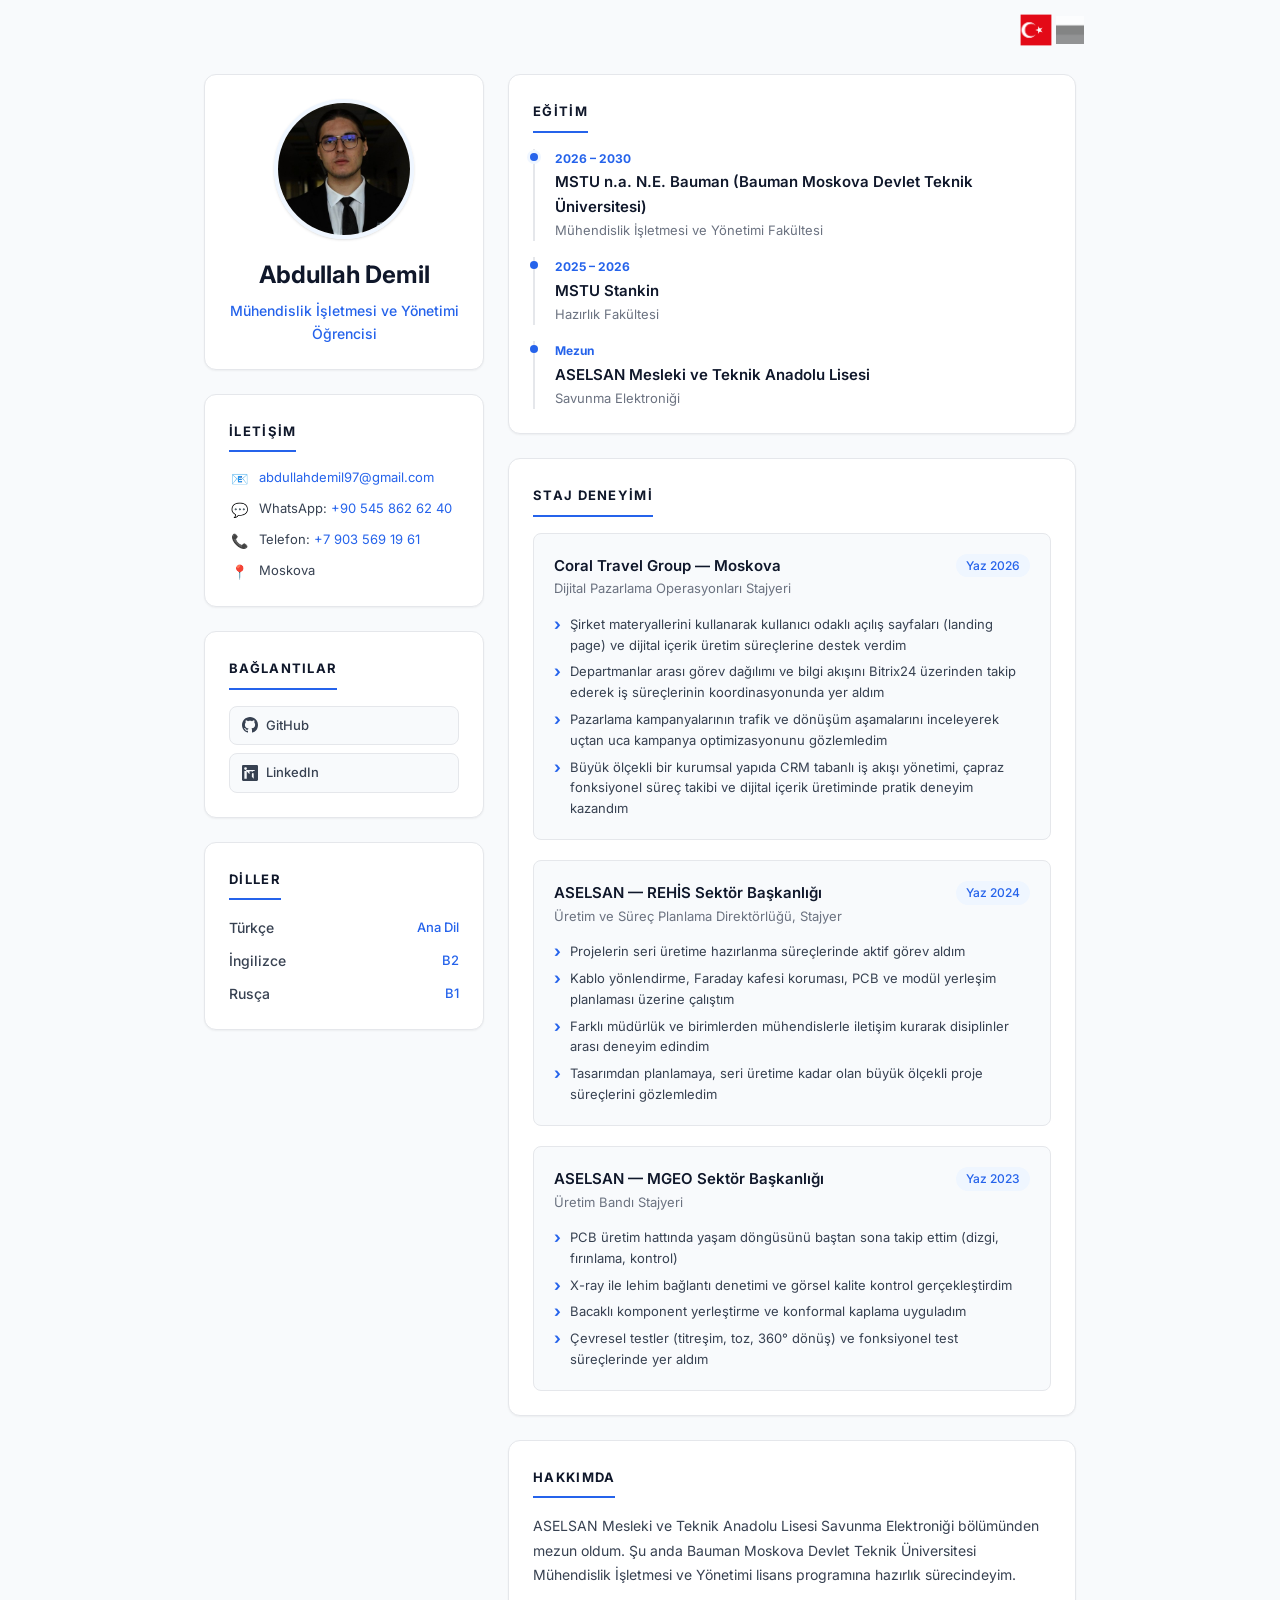
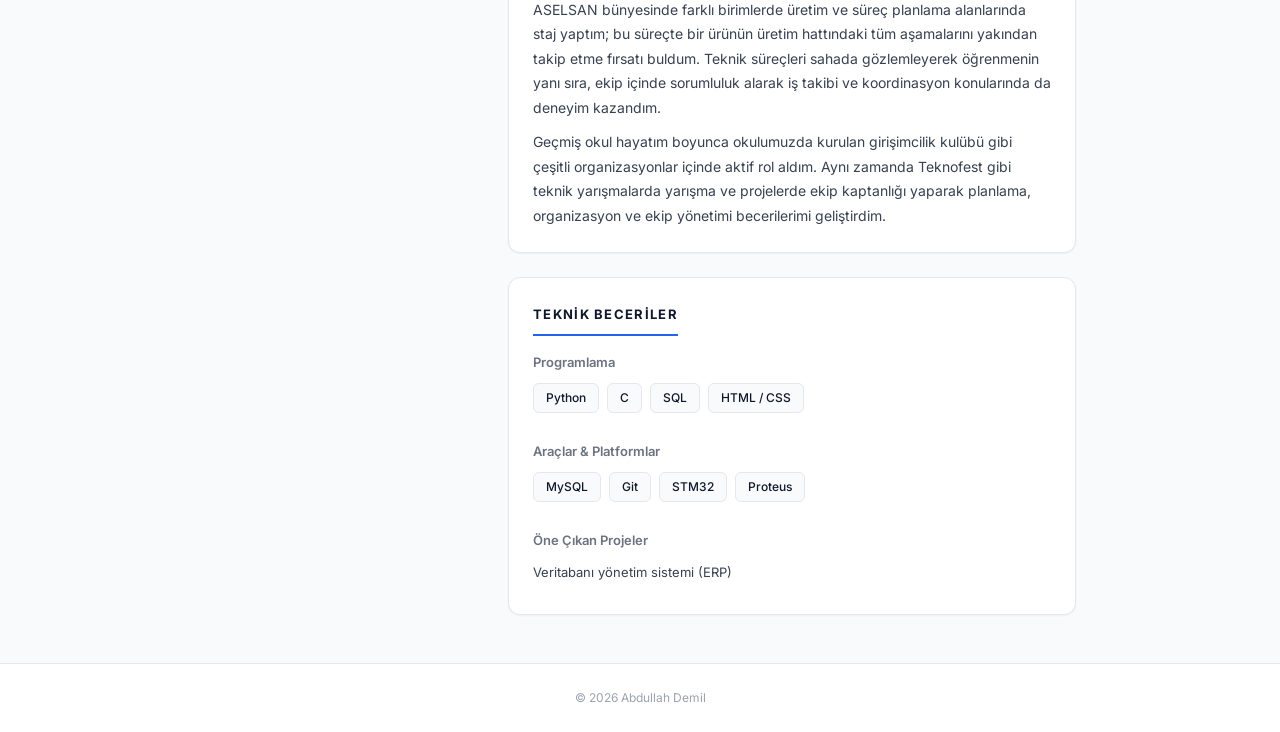
<file: index.html>
<!doctype html>
<html lang="tr">
  <head>
    <meta charset="UTF-8" />
    <meta name="viewport" content="width=device-width, initial-scale=1.0" />
    <meta
      name="description"
      content="Abdullah Demil — CV / Özgeçmiş. Mühendislik İşletmesi ve Yönetimi öğrencisi, ASELSAN staj deneyimi."
    />
    <meta name="author" content="Abdullah Demil" />
    <title>Abdullah Demil - CV</title>
    <link rel="preconnect" href="https://fonts.googleapis.com" />
    <link rel="preconnect" href="https://fonts.gstatic.com" crossorigin />
    <link
      href="https://fonts.googleapis.com/css2?family=Inter:wght@300;400;500;600;700&display=swap"
      rel="stylesheet"
    />
    <link rel="stylesheet" href="assets/css/style.css" />
    <link
      rel="icon"
      type="image/png"
      href="assets/images/profilfotografim.png"
    />
  </head>
  <body>
    <!-- Top Bar -->
    <header class="top-bar">
      <div class="top-bar-inner">
        <div class="lang-switch">
          <a href="index.html" class="lang-link active">
            <img
              src="assets/images/turkish-flag.png"
              alt="Türkçe"
              class="flag-img"
            />
          </a>
          <a href="ru.html" class="lang-link">
            <img
              src="assets/images/russian-flag.png"
              alt="Русский"
              class="flag-img"
            />
          </a>
        </div>
      </div>
    </header>

    <!-- Main Content -->
    <main class="container">
      <!-- SIDEBAR -->
      <aside class="sidebar">
        <!-- Profile -->
        <section class="card profile-card" id="profile">
          <div class="profile-photo">
            <img
              src="assets/images/profilfotografim.png"
              alt="Abdullah Demil"
            />
          </div>
          <h1 class="profile-name">Abdullah Demil</h1>
          <p class="profile-title">
            Mühendislik İşletmesi ve Yönetimi Öğrencisi
          </p>
        </section>

        <!-- Contact -->
        <section class="card" id="contact">
          <h2 class="section-title">İletişim</h2>
          <ul class="contact-list">
            <li>
              <span class="contact-icon">📧</span>
              <a href="mailto:abdullahdemil97@gmail.com"
                >abdullahdemil97@gmail.com</a
              >
            </li>
            <li>
              <span class="contact-icon">💬</span>
              <span
                >WhatsApp:
                <a href="https://wa.me/905458626240">+90 545 862 62 40</a></span
              >
            </li>
            <li>
              <span class="contact-icon">📞</span>
              <span
                >Telefon: <a href="tel:+79035691961">+7 903 569 19 61</a></span
              >
            </li>
            <li>
              <span class="contact-icon">📍</span>
              <span>Moskova</span>
            </li>
          </ul>
        </section>

        <!-- Links -->
        <section class="card" id="links">
          <h2 class="section-title">Bağlantılar</h2>
          <ul class="links-list">
            <li>
              <a
                href="https://github.com/micsizru"
                target="_blank"
                rel="noopener"
              >
                <svg
                  height="16"
                  viewBox="0 0 16 16"
                  width="16"
                  style="fill: currentColor"
                >
                  <path
                    d="M8 0C3.58 0 0 3.58 0 8c0 3.54 2.29 6.53 5.47 7.59.4.07.55-.17.55-.38 0-.19-.01-.82-.01-1.49-2.01.37-2.53-.49-2.69-.94-.09-.23-.48-.94-.82-1.13-.28-.15-.68-.52-.01-.53.63-.01 1.08.58 1.23.82.72 1.21 1.87.87 2.33.66.07-.52.28-.87.51-1.07-1.78-.2-3.64-.89-3.64-3.95 0-.87.31-1.59.82-2.15-.08-.2-.36-1.02.08-2.12 0 0 .67-.21 2.2.82.64-.18 1.32-.27 2-.27.68 0 1.36.09 2 .27 1.53-1.04 2.2-.82 2.2-.82.44 1.1.16 1.92.08 2.12.51.56.82 1.27.82 2.15 0 3.07-1.87 3.75-3.65 3.95.29.25.54.73.54 1.48 0 1.07-.01 1.93-.01 2.2 0 .21.15.46.55.38A8.013 8.013 0 0016 8c0-4.42-3.58-8-8-8z"
                  ></path>
                </svg>
                GitHub
              </a>
            </li>
            <li>
              <a
                href="https://www.linkedin.com/in/abdullah-demil-1305a4256/"
                target="_blank"
                rel="noopener"
              >
                <svg
                  height="16"
                  viewBox="0 0 16 16"
                  width="16"
                  style="fill: currentColor"
                >
                  <path
                    d="M14.82 0H1.18A1.16 1.16 0 000 1.15v13.7A1.16 1.16 0 001.18 16h13.64A1.16 1.16 0 0016 14.85V1.15A1.16 1.16 0 0014.82 0zM4.74 13.68H2.37V6h2.37v7.68zM3.55 4.96a1.38 1.38 0 110-2.76 1.38 1.38 0 010 2.76zh9.09V13.68h2.37v-4.3c0-2.31-1.25-3.38-2.88-3.38-1.33 0-1.92.73-2.25 1.24v-1.06h-2.37v7.68h2.37V9.45c0-.4.08-.79.28-1.07.56-.78 1.54-.53 1.54.89v4.41z"
                  ></path>
                </svg>
                LinkedIn
              </a>
            </li>
          </ul>
        </section>

        <!-- Languages -->
        <section class="card" id="languages">
          <h2 class="section-title">Diller</h2>
          <ul class="lang-list">
            <li class="lang-item">
              <span class="lang-name">Türkçe</span>
              <span class="lang-level">Ana Dil</span>
            </li>
            <li class="lang-item">
              <span class="lang-name">İngilizce</span>
              <span class="lang-level">B2</span>
            </li>
            <li class="lang-item">
              <span class="lang-name">Rusça</span>
              <span class="lang-level">B1</span>
            </li>
          </ul>
        </section>
      </aside>

      <!-- MAIN CONTENT -->
      <div class="main-content">
        <!-- Education -->
        <section class="card" id="education">
          <h2 class="section-title">Eğitim</h2>
          <div class="education-list">
            <div class="edu-item current">
              <div class="edu-date">2026 – 2030</div>
              <div class="edu-school">
                MSTU n.a. N.E. Bauman (Bauman Moskova Devlet Teknik
                Üniversitesi)
              </div>
              <div class="edu-dept">
                Mühendislik İşletmesi ve Yönetimi Fakültesi
              </div>
            </div>
            <div class="edu-item">
              <div class="edu-date">2025 – 2026</div>
              <div class="edu-school">MSTU Stankin</div>
              <div class="edu-dept">Hazırlık Fakültesi</div>
            </div>
            <div class="edu-item">
              <div class="edu-date">Mezun</div>
              <div class="edu-school">
                ASELSAN Mesleki ve Teknik Anadolu Lisesi
              </div>
              <div class="edu-dept">Savunma Elektroniği</div>
            </div>
          </div>
        </section>

        <!-- Internships -->
        <section class="card" id="experience">
          <h2 class="section-title">Staj Deneyimi</h2>
          <div class="exp-list">
            <div class="exp-item">
              <div class="exp-header">
                <div>
                  <div class="exp-company">Coral Travel Group — Moskova</div>
                  <div class="exp-role">
                    Dijital Pazarlama Operasyonları Stajyeri
                  </div>
                </div>
                <span class="exp-date">Yaz 2026</span>
              </div>
              <ul class="exp-bullets">
                <li>
                  Şirket materyallerini kullanarak kullanıcı odaklı açılış
                  sayfaları (landing page) ve dijital içerik üretim süreçlerine
                  destek verdim
                </li>
                <li>
                  Departmanlar arası görev dağılımı ve bilgi akışını Bitrix24
                  üzerinden takip ederek iş süreçlerinin koordinasyonunda yer
                  aldım
                </li>
                <li>
                  Pazarlama kampanyalarının trafik ve dönüşüm aşamalarını
                  inceleyerek uçtan uca kampanya optimizasyonunu gözlemledim
                </li>
                <li>
                  Büyük ölçekli bir kurumsal yapıda CRM tabanlı iş akışı
                  yönetimi, çapraz fonksiyonel süreç takibi ve dijital içerik
                  üretiminde pratik deneyim kazandım
                </li>
              </ul>
            </div>
            <div class="exp-item">
              <div class="exp-header">
                <div>
                  <div class="exp-company">
                    ASELSAN — REHİS Sektör Başkanlığı
                  </div>
                  <div class="exp-role">
                    Üretim ve Süreç Planlama Direktörlüğü, Stajyer
                  </div>
                </div>
                <span class="exp-date">Yaz 2024</span>
              </div>
              <ul class="exp-bullets">
                <li>
                  Projelerin seri üretime hazırlanma süreçlerinde aktif görev
                  aldım
                </li>
                <li>
                  Kablo yönlendirme, Faraday kafesi koruması, PCB ve modül
                  yerleşim planlaması üzerine çalıştım
                </li>
                <li>
                  Farklı müdürlük ve birimlerden mühendislerle iletişim kurarak
                  disiplinler arası deneyim edindim
                </li>
                <li>
                  Tasarımdan planlamaya, seri üretime kadar olan büyük ölçekli
                  proje süreçlerini gözlemledim
                </li>
              </ul>
            </div>
            <div class="exp-item force-page-break">
              <div class="exp-header">
                <div>
                  <div class="exp-company">
                    ASELSAN — MGEO Sektör Başkanlığı
                  </div>
                  <div class="exp-role">Üretim Bandı Stajyeri</div>
                </div>
                <span class="exp-date">Yaz 2023</span>
              </div>
              <ul class="exp-bullets">
                <li>
                  PCB üretim hattında yaşam döngüsünü baştan sona takip ettim
                  (dizgi, fırınlama, kontrol)
                </li>
                <li>
                  X-ray ile lehim bağlantı denetimi ve görsel kalite kontrol
                  gerçekleştirdim
                </li>
                <li>
                  Bacaklı komponent yerleştirme ve konformal kaplama uyguladım
                </li>
                <li>
                  Çevresel testler (titreşim, toz, 360° dönüş) ve fonksiyonel
                  test süreçlerinde yer aldım
                </li>
              </ul>
            </div>
          </div>
        </section>

        <!-- Professional Summary -->
        <section class="card" id="summary">
          <h2 class="section-title">Hakkımda</h2>
          <p class="summary-text">
            ASELSAN Mesleki ve Teknik Anadolu Lisesi Savunma Elektroniği
            bölümünden mezun oldum. Şu anda Bauman Moskova Devlet Teknik
            Üniversitesi Mühendislik İşletmesi ve Yönetimi lisans programına
            hazırlık sürecindeyim.
          </p>
          <p class="summary-text" style="margin-top: 10px">
            ASELSAN bünyesinde farklı birimlerde üretim ve süreç planlama
            alanlarında staj yaptım; bu süreçte bir ürünün üretim hattındaki tüm
            aşamalarını yakından takip etme fırsatı buldum. Teknik süreçleri
            sahada gözlemleyerek öğrenmenin yanı sıra, ekip içinde sorumluluk
            alarak iş takibi ve koordinasyon konularında da deneyim kazandım.
          </p>
          <p class="summary-text" style="margin-top: 10px">
            Geçmiş okul hayatım boyunca okulumuzda kurulan girişimcilik kulübü
            gibi çeşitli organizasyonlar içinde aktif rol aldım. Aynı zamanda
            Teknofest gibi teknik yarışmalarda yarışma ve projelerde ekip
            kaptanlığı yaparak planlama, organizasyon ve ekip yönetimi
            becerilerimi geliştirdim.
          </p>
        </section>

        <!-- Technical Skills -->
        <section class="card" id="skills">
          <h2 class="section-title">Teknik Beceriler</h2>
          <div class="skills-group">
            <div class="skill-category">
              <div class="skill-label">Programlama</div>
              <div class="skill-tags">
                <span class="skill-tag">Python</span>
                <span class="skill-tag">C</span>
                <span class="skill-tag">SQL</span>
                <span class="skill-tag">HTML / CSS</span>
              </div>
            </div>
            <div class="skill-category">
              <div class="skill-label">Araçlar & Platformlar</div>
              <div class="skill-tags">
                <span class="skill-tag">MySQL</span>
                <span class="skill-tag">Git</span>
                <span class="skill-tag">STM32</span>
                <span class="skill-tag">Proteus</span>
              </div>
            </div>
            <div class="skill-category">
              <div class="skill-label">Öne Çıkan Projeler</div>
              <p class="skill-projects">Veritabanı yönetim sistemi (ERP)</p>
            </div>
          </div>
        </section>
      </div>
    </main>

    <!-- Footer -->
    <footer>
      <p>&copy; 2026 Abdullah Demil</p>
    </footer>
  </body>
</html>
</file>
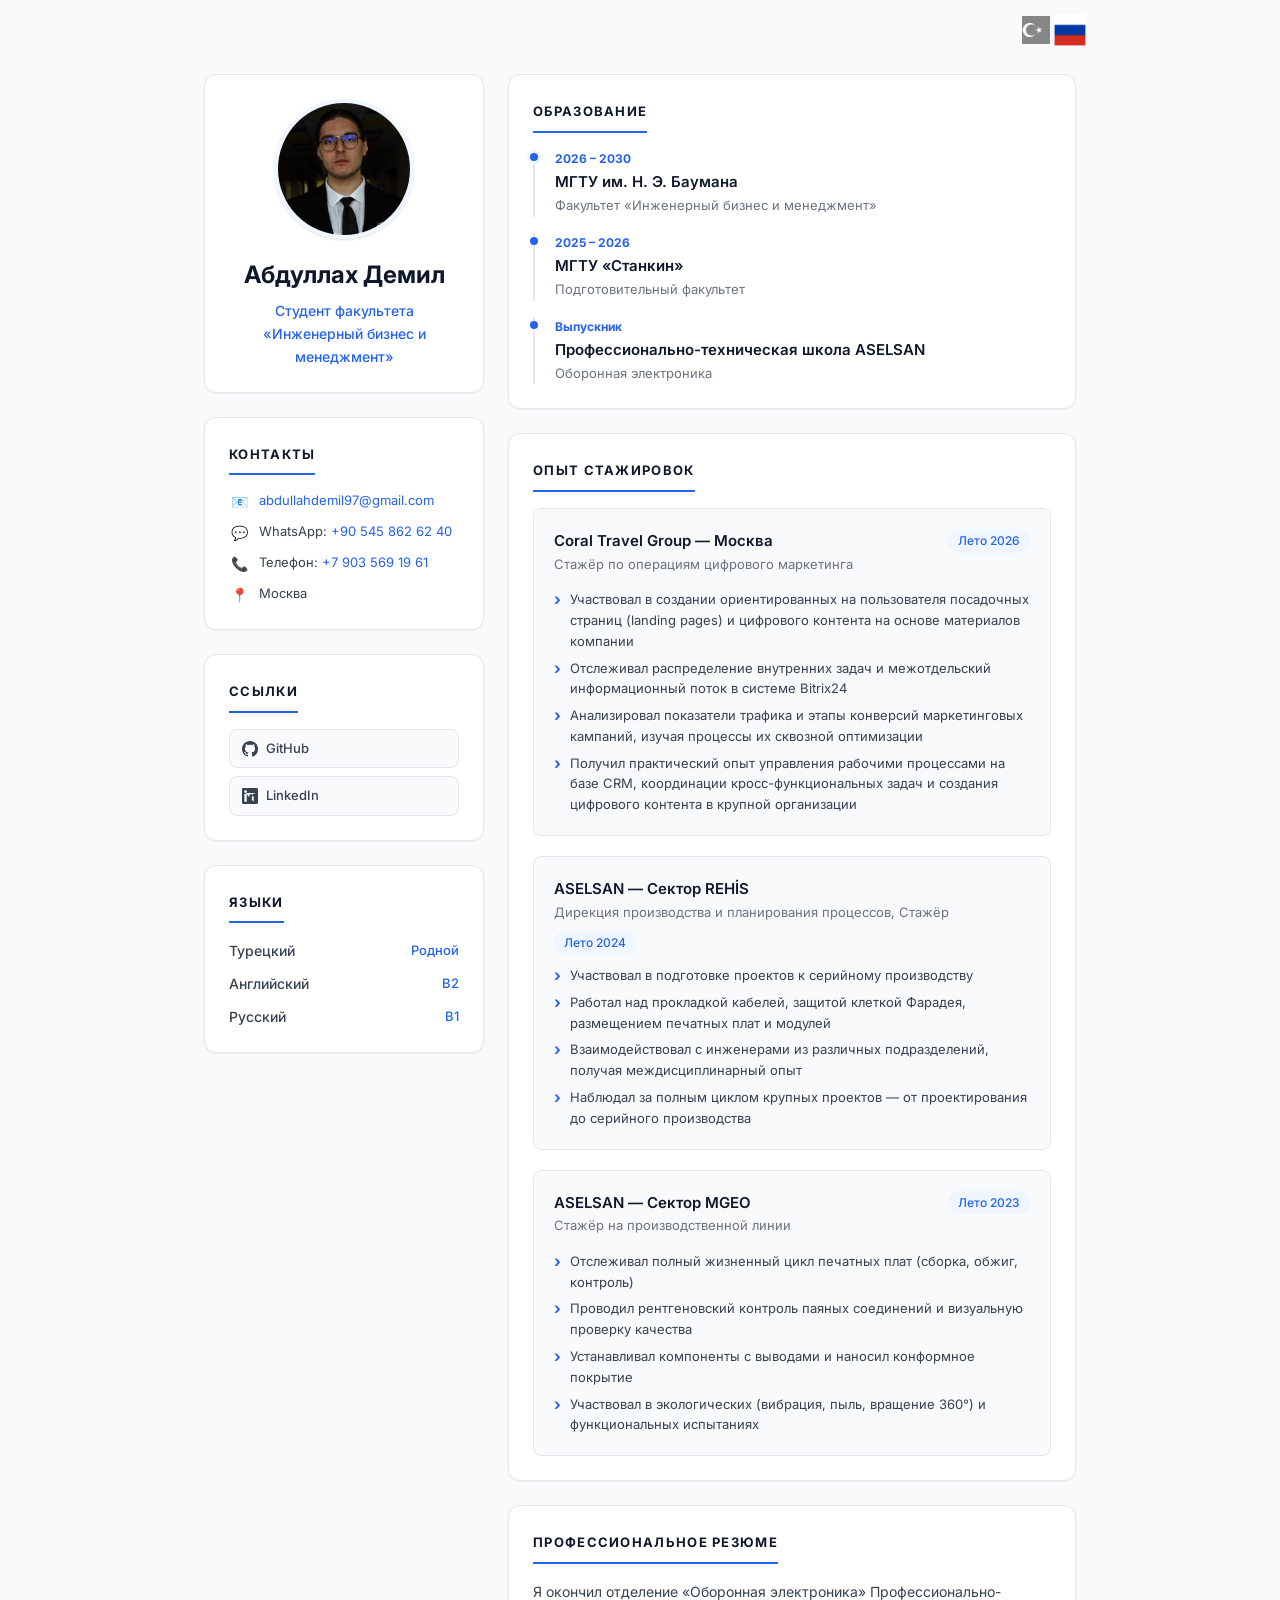
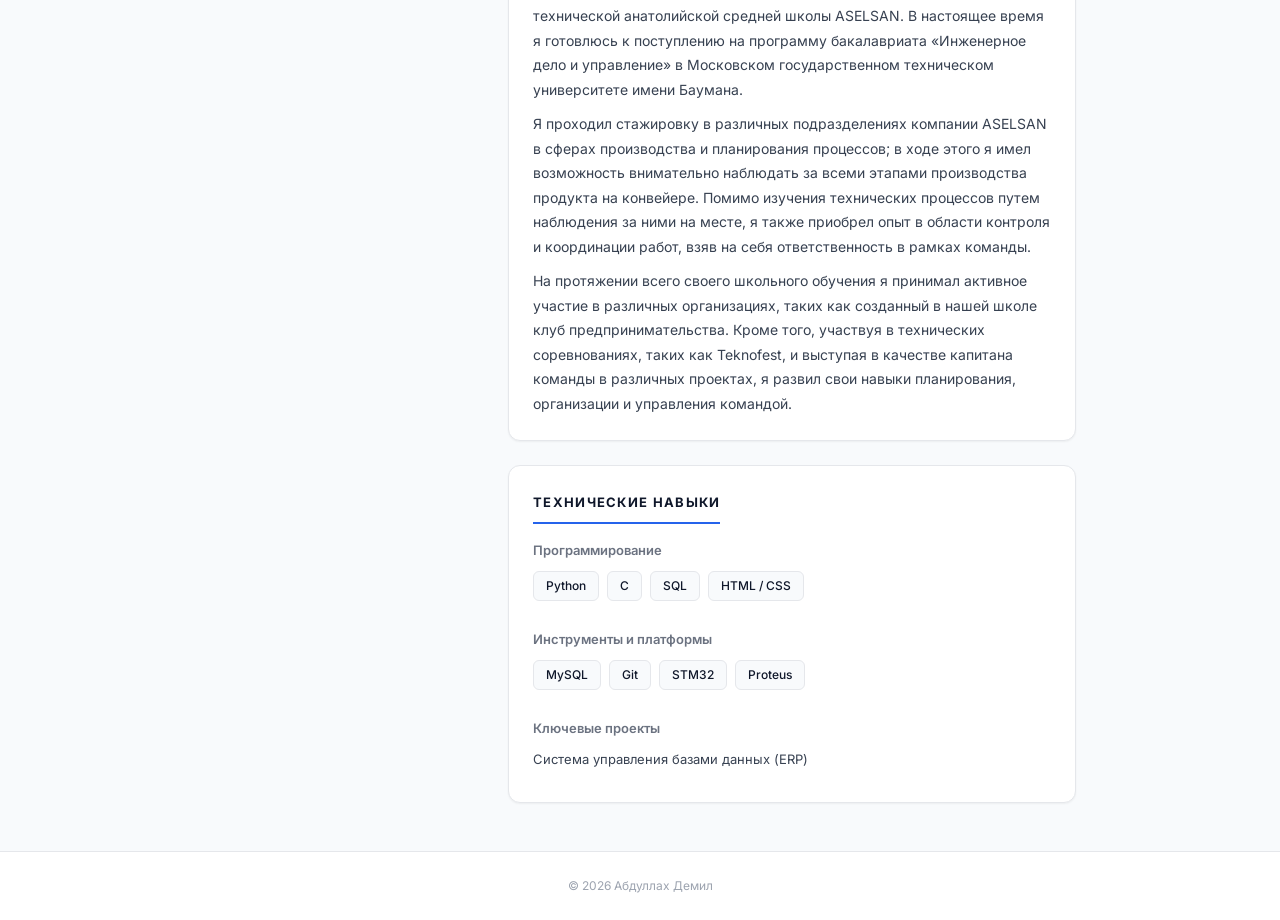
<file: ru.html>
<!doctype html>
<html lang="ru">
  <head>
    <meta charset="UTF-8" />
    <meta name="viewport" content="width=device-width, initial-scale=1.0" />
    <meta
      name="description"
      content="Абдуллах Демил — Резюме. Студент факультета Инженерный бизнес и менеджмент, опыт стажировок в Coral Travel и ASELSAN."
    />
    <meta name="author" content="Abdullah Demil" />
    <title>Abdullah Demil - CV (RU)</title>
    <link rel="preconnect" href="https://fonts.googleapis.com" />
    <link rel="preconnect" href="https://fonts.gstatic.com" crossorigin />
    <link
      href="https://fonts.googleapis.com/css2?family=Inter:wght@300;400;500;600;700&display=swap"
      rel="stylesheet"
    />
    <link rel="stylesheet" href="assets/css/style.css" />
    <link
      rel="icon"
      type="image/png"
      href="assets/images/profilfotografim.png"
    />
  </head>
  <body>
    <!-- Top Bar -->
    <header class="top-bar">
      <div class="top-bar-inner">
        <div class="lang-switch">
          <a href="index.html" class="lang-link">
            <img
              src="assets/images/turkish-flag.png"
              alt="Türkçe"
              class="flag-img"
            />
          </a>
          <a href="ru.html" class="lang-link active">
            <img
              src="assets/images/russian-flag.png"
              alt="Русский"
              class="flag-img"
            />
          </a>
        </div>
      </div>
    </header>

    <!-- Main Content -->
    <main class="container">
      <!-- SIDEBAR -->
      <aside class="sidebar">
        <!-- Profile -->
        <section class="card profile-card" id="profile">
          <div class="profile-photo">
            <img
              src="assets/images/profilfotografim.png"
              alt="Abdullah Demil"
            />
          </div>
          <h1 class="profile-name">Абдуллах Демил</h1>
          <p class="profile-title">
            Студент факультета «Инженерный бизнес и менеджмент»
          </p>
        </section>

        <!-- Contact -->
        <section class="card" id="contact">
          <h2 class="section-title">Контакты</h2>
          <ul class="contact-list">
            <li>
              <span class="contact-icon">📧</span>
              <a href="mailto:abdullahdemil97@gmail.com"
                >abdullahdemil97@gmail.com</a
              >
            </li>
            <li>
              <span class="contact-icon">💬</span>
              <span
                >WhatsApp:
                <a href="https://wa.me/905458626240">+90 545 862 62 40</a></span
              >
            </li>
            <li>
              <span class="contact-icon">📞</span>
              <span
                >Телефон: <a href="tel:+79035691961">+7 903 569 19 61</a></span
              >
            </li>
            <li>
              <span class="contact-icon">📍</span>
              <span>Москва</span>
            </li>
          </ul>
        </section>

        <!-- Links -->
        <section class="card" id="links">
          <h2 class="section-title">Ссылки</h2>
          <ul class="links-list">
            <li>
              <a
                href="https://github.com/micsizru"
                target="_blank"
                rel="noopener"
              >
                <svg
                  height="16"
                  viewBox="0 0 16 16"
                  width="16"
                  style="fill: currentColor"
                >
                  <path
                    d="M8 0C3.58 0 0 3.58 0 8c0 3.54 2.29 6.53 5.47 7.59.4.07.55-.17.55-.38 0-.19-.01-.82-.01-1.49-2.01.37-2.53-.49-2.69-.94-.09-.23-.48-.94-.82-1.13-.28-.15-.68-.52-.01-.53.63-.01 1.08.58 1.23.82.72 1.21 1.87.87 2.33.66.07-.52.28-.87.51-1.07-1.78-.2-3.64-.89-3.64-3.95 0-.87.31-1.59.82-2.15-.08-.2-.36-1.02.08-2.12 0 0 .67-.21 2.2.82.64-.18 1.32-.27 2-.27.68 0 1.36.09 2 .27 1.53-1.04 2.2-.82 2.2-.82.44 1.1.16 1.92.08 2.12.51.56.82 1.27.82 2.15 0 3.07-1.87 3.75-3.65 3.95.29.25.54.73.54 1.48 0 1.07-.01 1.93-.01 2.2 0 .21.15.46.55.38A8.013 8.013 0 0016 8c0-4.42-3.58-8-8-8z"
                  ></path>
                </svg>
                GitHub
              </a>
            </li>
            <li>
              <a
                href="https://www.linkedin.com/in/abdullah-demil-1305a4256/"
                target="_blank"
                rel="noopener"
              >
                <svg
                  height="16"
                  viewBox="0 0 16 16"
                  width="16"
                  style="fill: currentColor"
                >
                  <path
                    d="M14.82 0H1.18A1.16 1.16 0 000 1.15v13.7A1.16 1.16 0 001.18 16h13.64A1.16 1.16 0 0016 14.85V1.15A1.16 1.16 0 0014.82 0zM4.74 13.68H2.37V6h2.37v7.68zM3.55 4.96a1.38 1.38 0 110-2.76 1.38 1.38 0 010 2.76zh9.09V13.68h2.37v-4.3c0-2.31-1.25-3.38-2.88-3.38-1.33 0-1.92.73-2.25 1.24v-1.06h-2.37v7.68h2.37V9.45c0-.4.08-.79.28-1.07.56-.78 1.54-.53 1.54.89v4.41z"
                  ></path>
                </svg>
                LinkedIn
              </a>
            </li>
          </ul>
        </section>

        <!-- Languages -->
        <section class="card" id="languages">
          <h2 class="section-title">Языки</h2>
          <ul class="lang-list">
            <li class="lang-item">
              <span class="lang-name">Турецкий</span>
              <span class="lang-level">Родной</span>
            </li>
            <li class="lang-item">
              <span class="lang-name">Английский</span>
              <span class="lang-level">B2</span>
            </li>
            <li class="lang-item">
              <span class="lang-name">Русский</span>
              <span class="lang-level">B1</span>
            </li>
          </ul>
        </section>
      </aside>

      <!-- MAIN CONTENT -->
      <div class="main-content">
        <!-- Education -->
        <section class="card" id="education">
          <h2 class="section-title">Образование</h2>
          <div class="education-list">
            <div class="edu-item current">
              <div class="edu-date">2026 – 2030</div>
              <div class="edu-school">МГТУ им. Н. Э. Баумана</div>
              <div class="edu-dept">
                Факультет «Инженерный бизнес и менеджмент»
              </div>
            </div>
            <div class="edu-item">
              <div class="edu-date">2025 – 2026</div>
              <div class="edu-school">МГТУ «Станкин»</div>
              <div class="edu-dept">Подготовительный факультет</div>
            </div>
            <div class="edu-item">
              <div class="edu-date">Выпускник</div>
              <div class="edu-school">
                Профессионально-техническая школа ASELSAN
              </div>
              <div class="edu-dept">Оборонная электроника</div>
            </div>
          </div>
        </section>

        <!-- Internships -->
        <section class="card" id="experience">
          <h2 class="section-title">Опыт стажировок</h2>
          <div class="exp-list">
            <div class="exp-item">
              <div class="exp-header">
                <div>
                  <div class="exp-company">Coral Travel Group — Москва</div>
                  <div class="exp-role">
                    Стажёр по операциям цифрового маркетинга
                  </div>
                </div>
                <span class="exp-date">Лето 2026</span>
              </div>
              <ul class="exp-bullets">
                <li>
                  Участвовал в создании ориентированных на пользователя
                  посадочных страниц (landing pages) и цифрового контента на
                  основе материалов компании
                </li>
                <li>
                  Отслеживал распределение внутренних задач и межотдельский
                  информационный поток в системе Bitrix24
                </li>
                <li>
                  Анализировал показатели трафика и этапы конверсий
                  маркетинговых кампаний, изучая процессы их сквозной
                  оптимизации
                </li>
                <li>
                  Получил практический опыт управления рабочими процессами на
                  базе CRM, координации кросс-функциональных задач и создания
                  цифрового контента в крупной организации
                </li>
              </ul>
            </div>
            <div class="exp-item">
              <div class="exp-header">
                <div>
                  <div class="exp-company">ASELSAN — Сектор REHİS</div>
                  <div class="exp-role">
                    Дирекция производства и планирования процессов, Стажёр
                  </div>
                </div>
                <span class="exp-date">Лето 2024</span>
              </div>
              <ul class="exp-bullets">
                <li>
                  Участвовал в подготовке проектов к серийному производству
                </li>
                <li>
                  Работал над прокладкой кабелей, защитой клеткой Фарадея,
                  размещением печатных плат и модулей
                </li>
                <li>
                  Взаимодействовал с инженерами из различных подразделений,
                  получая междисциплинарный опыт
                </li>
                <li>
                  Наблюдал за полным циклом крупных проектов — от проектирования
                  до серийного производства
                </li>
              </ul>
            </div>
            <div class="exp-item force-page-break">
              <div class="exp-header">
                <div>
                  <div class="exp-company">ASELSAN — Сектор MGEO</div>
                  <div class="exp-role">Стажёр на производственной линии</div>
                </div>
                <span class="exp-date">Лето 2023</span>
              </div>
              <ul class="exp-bullets">
                <li>
                  Отслеживал полный жизненный цикл печатных плат (сборка, обжиг,
                  контроль)
                </li>
                <li>
                  Проводил рентгеновский контроль паяных соединений и визуальную
                  проверку качества
                </li>
                <li>
                  Устанавливал компоненты с выводами и наносил конформное
                  покрытие
                </li>
                <li>
                  Участвовал в экологических (вибрация, пыль, вращение 360°) и
                  функциональных испытаниях
                </li>
              </ul>
            </div>
          </div>
        </section>

        <!-- Professional Summary -->
        <section class="card" id="summary">
          <h2 class="section-title">Профессиональное резюме</h2>
          <p class="summary-text">
            Я окончил отделение «Оборонная электроника»
            Профессионально-технической анатолийской средней школы ASELSAN. В
            настоящее время я готовлюсь к поступлению на программу бакалавриата
            «Инженерное дело и управление» в Московском государственном
            техническом университете имени Баумана.
          </p>
          <p class="summary-text" style="margin-top: 10px">
            Я проходил стажировку в различных подразделениях компании ASELSAN в
            сферах производства и планирования процессов; в ходе этого я имел
            возможность внимательно наблюдать за всеми этапами производства
            продукта на конвейере. Помимо изучения технических процессов путем
            наблюдения за ними на месте, я также приобрел опыт в области
            контроля и координации работ, взяв на себя ответственность в рамках
            команды.
          </p>
          <p class="summary-text" style="margin-top: 10px">
            На протяжении всего своего школьного обучения я принимал активное
            участие в различных организациях, таких как созданный в нашей школе
            клуб предпринимательства. Кроме того, участвуя в технических
            соревнованиях, таких как Teknofest, и выступая в качестве капитана
            команды в различных проектах, я развил свои навыки планирования,
            организации и управления командой.
          </p>
        </section>

        <!-- Technical Skills -->
        <section class="card" id="skills">
          <h2 class="section-title">Технические навыки</h2>
          <div class="skills-group">
            <div class="skill-category">
              <div class="skill-label">Программирование</div>
              <div class="skill-tags">
                <span class="skill-tag">Python</span>
                <span class="skill-tag">C</span>
                <span class="skill-tag">SQL</span>
                <span class="skill-tag">HTML / CSS</span>
              </div>
            </div>
            <div class="skill-category">
              <div class="skill-label">Инструменты и платформы</div>
              <div class="skill-tags">
                <span class="skill-tag">MySQL</span>
                <span class="skill-tag">Git</span>
                <span class="skill-tag">STM32</span>
                <span class="skill-tag">Proteus</span>
              </div>
            </div>
            <div class="skill-category">
              <div class="skill-label">Ключевые проекты</div>
              <p class="skill-projects">
                Система управления базами данных (ERP)
              </p>
            </div>
          </div>
        </section>
      </div>
    </main>

    <!-- Footer -->
    <footer>
      <p>&copy; 2026 Абдуллах Демил</p>
    </footer>
  </body>
</html>
</file>
<file: assets/css/style.css>
@import url("https://fonts.googleapis.com/css2?family=Inter:wght@300;400;500;600;700&display=swap");

/* ============================================
   RESET & VARIABLES
   ============================================ */
*,
*::before,
*::after {
  box-sizing: border-box;
  margin: 0;
  padding: 0;
}

:root {
  --primary: #0f172a;
  --primary-light: #1e293b;
  --accent: #2563eb;
  --accent-hover: #1d4ed8;
  --accent-bg: #eff6ff;
  --text: #374151;
  --text-secondary: #6b7280;
  --text-light: #9ca3af;
  --bg: #f8fafc;
  --card: #ffffff;
  --border: #e5e7eb;
  --shadow-sm: 0 1px 2px 0 rgba(0, 0, 0, 0.05);
  --shadow: 0 1px 3px 0 rgba(0, 0, 0, 0.1), 0 1px 2px -1px rgba(0, 0, 0, 0.1);
  --shadow-md:
    0 4px 6px -1px rgba(0, 0, 0, 0.1), 0 2px 4px -2px rgba(0, 0, 0, 0.1);
  --radius: 12px;
  --radius-sm: 8px;
  --transition: 0.25s cubic-bezier(0.4, 0, 0.2, 1);
}

html {
  scroll-behavior: smooth;
}

body {
  font-family:
    "Inter",
    -apple-system,
    BlinkMacSystemFont,
    "Segoe UI",
    sans-serif;
  font-size: 14px;
  line-height: 1.65;
  color: var(--text);
  background: var(--bg);
  min-height: 100vh;
  display: flex;
  flex-direction: column;
  align-items: center;
  -webkit-font-smoothing: antialiased;
}

/* ============================================
   TOP BAR (Language Switch + PDF Button)
   ============================================ */
.top-bar {
  width: 100%;
  max-width: 920px;
  display: flex;
  justify-content: flex-end;
  align-items: center;
  padding: 16px 16px 0;
  gap: 12px;
}

.top-bar-inner {
  display: flex;
  align-items: center;
  gap: 12px;
}

.btn-download {
  display: inline-flex;
  align-items: center;
  gap: 6px;
  padding: 8px 16px;
  background: var(--primary);
  color: #fff;
  border: none;
  border-radius: var(--radius-sm);
  font-family: inherit;
  font-size: 13px;
  font-weight: 500;
  cursor: pointer;
  transition: var(--transition);
  text-decoration: none;
}

.btn-download:hover {
  background: var(--accent);
  transform: translateY(-1px);
  box-shadow: var(--shadow-md);
}

.lang-switch {
  display: flex;
  gap: 6px;
}

.flag-img {
  width: 28px;
  height: 28px;
  object-fit: contain;
  transition: var(--transition);
  filter: grayscale(1) opacity(0.6);
}

.lang-link:hover .flag-img,
.lang-link.active .flag-img {
  filter: grayscale(0) opacity(1);
  transform: scale(1.1);
}

/* ============================================
   LAYOUT CONTAINER
   ============================================ */
.container {
  width: 100%;
  max-width: 920px;
  padding: 24px;
  display: grid;
  grid-template-columns: 280px 1fr;
  gap: 24px;
}

/* ============================================
   CARDS & SECTIONS
   ============================================ */
.card {
  background: var(--card);
  border: 1px solid var(--border);
  border-radius: var(--radius);
  padding: 24px;
  margin-bottom: 24px;
  box-shadow: var(--shadow-sm);
  transition: var(--transition);
}

.card:hover {
  box-shadow: var(--shadow);
}

.section-title {
  font-size: 13px;
  font-weight: 700;
  text-transform: uppercase;
  letter-spacing: 0.1em;
  color: var(--primary);
  margin-bottom: 16px;
  padding-bottom: 8px;
  border-bottom: 2px solid var(--accent);
  display: inline-block;
}

/* ============================================
   CONTACT LIST
   ============================================ */
.contact-list {
  list-style: none;
  display: flex;
  flex-direction: column;
  gap: 10px;
}

.contact-list li {
  display: flex;
  align-items: flex-start;
  gap: 10px;
  font-size: 13px;
  color: var(--text);
  line-height: 1.5;
}

.contact-icon {
  flex-shrink: 0;
  width: 20px;
  text-align: center;
  font-size: 14px;
}

.contact-list a {
  color: var(--accent);
  text-decoration: none;
  transition: var(--transition);
  word-break: break-all;
}

.contact-list a:hover {
  color: var(--accent-hover);
  text-decoration: underline;
}

/* ============================================
   LINKS LIST
   ============================================ */
.links-list {
  list-style: none;
  display: flex;
  flex-direction: column;
  gap: 8px;
}

.links-list li a {
  display: flex;
  align-items: center;
  gap: 8px;
  padding: 8px 12px;
  background: var(--bg);
  border: 1px solid var(--border);
  border-radius: var(--radius-sm);
  color: var(--text);
  text-decoration: none;
  font-size: 13px;
  font-weight: 500;
  transition: var(--transition);
}

.links-list li a:hover {
  background: var(--accent-bg);
  border-color: var(--accent);
  color: var(--accent);
  transform: translateX(4px);
}

.link-icon {
  font-size: 16px;
  flex-shrink: 0;
}

/* ============================================
   LANGUAGES
   ============================================ */
.lang-list {
  list-style: none;
  display: flex;
  flex-direction: column;
  gap: 10px;
}

.lang-item {
  display: flex;
  justify-content: space-between;
  align-items: center;
}

.lang-name {
  font-size: 14px;
  font-weight: 500;
  color: var(--text);
}

.lang-level {
  font-size: 13px;
  font-weight: 500;
  color: var(--accent);
}

/* ============================================
   PROFESSIONAL SUMMARY
   ============================================ */
.summary-text {
  font-size: 14px;
  line-height: 1.75;
  color: var(--text);
}

/* ============================================
   EDUCATION TIMELINE
   ============================================ */
.education-list {
  display: flex;
  flex-direction: column;
  gap: 16px;
}

.edu-item {
  position: relative;
  padding-left: 20px;
  border-left: 2px solid var(--border);
}

.edu-item::before {
  content: "";
  position: absolute;
  left: -5px;
  top: 4px;
  width: 8px;
  height: 8px;
  border-radius: 50%;
  background: var(--accent);
}

.edu-item.current::before {
  background: var(--accent);
  box-shadow: 0 0 0 3px var(--accent-bg);
}

.edu-date {
  font-size: 12px;
  font-weight: 700;
  color: var(--accent);
  margin-bottom: 2px;
}

.edu-school {
  font-size: 15px;
  font-weight: 600;
  color: var(--primary);
}

.edu-dept {
  font-size: 13px;
  color: var(--text-secondary);
}

/* ============================================
   EXPERIENCE LIST
   ============================================ */
.exp-list {
  display: flex;
  flex-direction: column;
  gap: 20px;
}

.exp-item {
  padding: 20px;
  background: var(--bg);
  border: 1px solid var(--border);
  border-radius: var(--radius-sm);
  transition: var(--transition);
}

.exp-item:hover {
  border-color: var(--accent);
  box-shadow: var(--shadow-sm);
}

.exp-header {
  display: flex;
  justify-content: space-between;
  align-items: flex-start;
  flex-wrap: wrap;
  gap: 4px;
  margin-bottom: 8px;
}

.exp-company {
  font-size: 15px;
  font-weight: 600;
  color: var(--primary);
}

.exp-role {
  font-size: 13px;
  color: var(--text-secondary);
  margin-bottom: 4px;
}

.exp-date {
  font-size: 12px;
  font-weight: 500;
  color: var(--accent);
  background: var(--accent-bg);
  padding: 2px 10px;
  border-radius: 20px;
  white-space: nowrap;
}

.exp-bullets {
  list-style: none;
  display: flex;
  flex-direction: column;
  gap: 6px;
  margin-top: 10px;
}

.exp-bullets li {
  position: relative;
  padding-left: 16px;
  font-size: 13px;
  line-height: 1.6;
  color: var(--text);
}

.exp-bullets li::before {
  content: "›";
  position: absolute;
  left: 0;
  color: var(--accent);
  font-weight: 700;
  font-size: 16px;
  line-height: 1.35;
}

/* ============================================
   SKILLS & PROJECTS
   ============================================ */
.skills-group {
  display: flex;
  flex-direction: column;
  gap: 20px;
}

.skill-category {
  margin-bottom: 8px;
}

.skill-label {
  font-size: 13px;
  font-weight: 600;
  color: var(--text-secondary);
  margin-bottom: 10px;
}

.skill-tags {
  display: flex;
  flex-wrap: wrap;
  gap: 8px;
}

.skill-tag {
  font-size: 12px;
  background: var(--bg);
  color: var(--primary);
  padding: 4px 12px;
  border-radius: 6px;
  border: 1px solid var(--border);
  font-weight: 500;
}

.skill-projects {
  font-size: 13px;
  color: var(--text);
  line-height: 1.6;
}

.skill-projects strong {
  color: var(--primary);
}

/* ============================================
   SIDEBAR PROFILE
   ============================================ */
.profile-card {
  text-align: center;
  padding-bottom: 24px;
  border-bottom: 1px solid var(--border);
  margin-bottom: 24px;
}

.profile-photo {
  width: 140px;
  height: 140px;
  margin: 0 auto 16px;
  border-radius: 50%;
  overflow: hidden;
  border: 4px solid var(--accent-bg);
  box-shadow: var(--shadow);
}

.profile-photo img {
  width: 100%;
  height: 100%;
  object-fit: cover;
}

.profile-name {
  font-size: 24px;
  font-weight: 700;
  color: var(--primary);
  margin-bottom: 4px;
}

.profile-title {
  font-size: 14px;
  color: var(--accent);
  font-weight: 500;
}

/* ============================================
   FOOTER
   ============================================ */
footer {
  width: 100%;
  padding: 24px 16px;
  text-align: center;
  font-size: 12px;
  color: var(--text-light);
  border-top: 1px solid var(--border);
  margin-top: auto;
  background: var(--card);
}

/* ============================================
   RESPONSIVE
   ============================================ */
@media (max-width: 768px) {
  .container {
    grid-template-columns: 1fr;
    padding: 12px;
  }

  .profile-card {
    padding: 24px 16px;
  }

  .profile-photo img {
    width: 100px;
    height: 100px;
  }
}

/* ============================================
   PRINT / PDF STYLES
   ============================================ */
@media print {
  @page {
    margin: 0;
    size: A4;
  }

  * {
    -webkit-print-color-adjust: exact !important;
    print-color-adjust: exact !important;
    box-shadow: none !important;
    text-shadow: none !important;
    filter: none !important;
    transform: none !important;
    transition: none !important;
  }

  body {
    background: #fff;
    font-size: 9pt;
    color: #000;
    padding: 1.2cm;
  }

  .top-bar,
  .flag-img,
  .lang-switch,
  .btn-download {
    display: none !important;
  }

  .container {
    max-width: 100%;
    padding: 0;
    gap: 0;
    display: block;
  }

  .sidebar,
  .main-content {
    width: 100%;
    display: block;
  }

  .card {
    border: none;
    border-bottom: 1px solid #eee;
    border-radius: 0;
    padding: 4px 0;
    margin-bottom: 0;
    box-shadow: none !important;
  }

  .card:last-child {
    border-bottom: none;
  }

  .profile-card {
    text-align: left;
    border-bottom: 2px solid var(--primary);
    padding-bottom: 8px;
  }

  .profile-photo {
    display: none !important;
  }

  .profile-name {
    font-size: 16pt;
    margin-bottom: 2px;
  }

  .section-title {
    font-size: 10pt;
    margin-bottom: 4px;
    margin-top: 6px;
    border-bottom: 1px solid #000;
    width: 100%;
    display: block;
    padding-bottom: 2px;
  }

  .contact-list,
  .links-list,
  .lang-list {
    display: flex;
    flex-direction: row;
    flex-wrap: wrap;
    gap: 12px;
    margin-bottom: 4px;
  }

  .contact-list li,
  .links-list li,
  .lang-item {
    font-size: 8.5pt;
  }

  .lang-item {
    display: inline-flex;
    align-items: center;
    gap: 4px;
  }

  .lang-level {
    color: #000 !important;
    font-weight: normal;
  }

  .lang-level::before {
    content: "(";
  }
  .lang-level::after {
    content: ")";
  }

  .edu-item {
    border-left: none;
    padding-left: 0;
  }

  .edu-item::before {
    display: none;
  }

  .exp-item {
    background: none;
    border: none;
    padding: 2px 0;
    margin-bottom: 2px;
  }

  .exp-header {
    margin-bottom: 2px;
  }

  .exp-date {
    background: none;
    color: #000;
    padding: 0;
    font-weight: 700;
  }

  .exp-bullets {
    margin-top: 2px;
    gap: 2px;
  }

  .exp-bullets li {
    font-size: 8.5pt;
  }

  .force-page-break {
    break-before: page;
    padding-top: 1.2cm;
  }

  .skill-category {
    margin-bottom: 4px;
  }

  .skill-label {
    display: inline;
    font-weight: 700;
    color: #000;
  }

  .skill-label::after {
    content: ": ";
  }

  .skill-tag {
    display: inline;
    border: none;
    background: none;
    padding: 0;
    font-size: 9pt;
    color: #000;
    font-weight: normal;
  }

  .skill-tag::after {
    content: ", ";
  }

  .skill-tag:last-child::after {
    content: "";
  }

  .skill-projects {
    display: inline;
  }

  footer {
    display: none;
  }

  a {
    color: var(--accent) !important;
    text-decoration: underline !important;
  }
}
</file>
